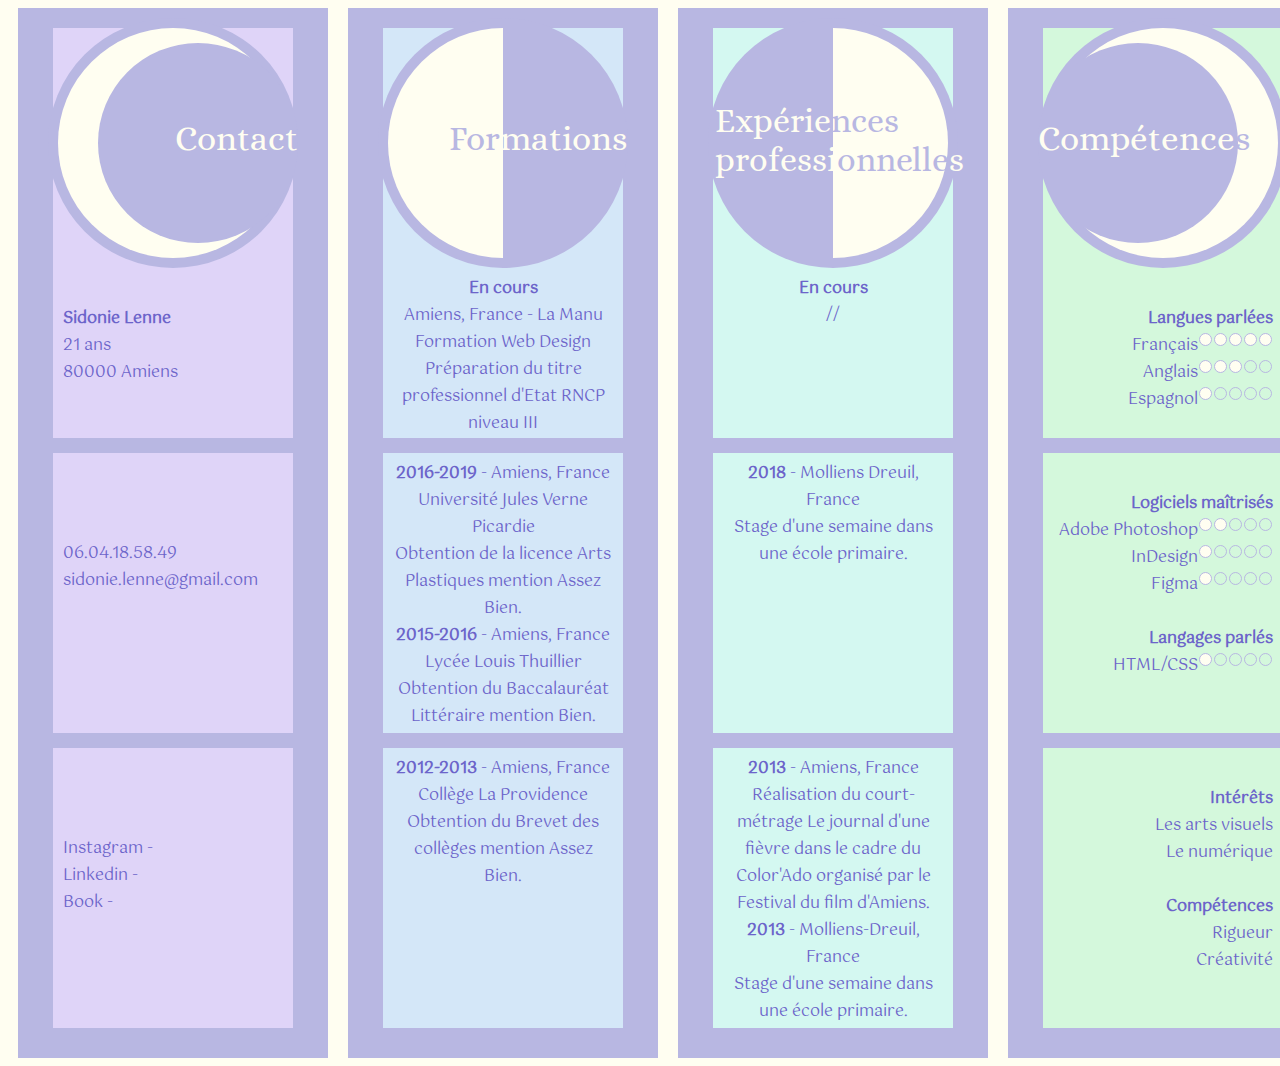
<file: 0/CV numérique/index.html>
<!DOCTYPE html>
<html lang="fr" dir="ltr">
    <head>
        <meta charset="utf-8"/>
        <title>CV numérique</title>
        <link rel="stylesheet" href="assets/css/style.css"/>
        <link href="https://fonts.googleapis.com/css2?family=Alice&family=Gotu&family=Poly&display=swap" rel="stylesheet">
    </head>
    <body>
        <!--Fond-->
        <div id="background">
            <!--------------Colonne 1-------------->
            <div class="column">
                <!--Lune-->
                <div class="moonBackground">
                    <p id="contact">Contact</p>
                    <div id="overMoon1"></div>
                    <div id="moon1"></div>
                </div>
                <!--------Blocs de couleur-------->
                <!--Bloc 1-->
                <div id="firstBlockColumn1">
                    <ul>
                        <li><span class="bold">Sidonie Lenne</span></li>
                        <li>21 ans</li>
                        <li>80000 Amiens</li>
                    </ul>
                </div>
                <!--Bloc 2-->
                <div class="blockColumn1">
                    <ul>
                        <li class="listCenter">06.04.18.58.49</li>
                        <li>sidonie.lenne@gmail.com</li>
                    </ul>
                </div>
                <!--Bloc 3-->
                <div class="blockColumn1">
                    <ul>
                        <li class="listCenter">Instagram - </li>
                        <li>Linkedin - </li>
                        <li>Book - </li>
                    </ul>
                </div>
            </div>
            <!--------------Colonne 2-------------->
            <div class="column">
                <!--Lune-->
                <div class="moonBackground">
                    <p id="formations"><span class="purpleTitle">For</span>mations</p>
                    <div id="moon2"></div>
                </div>
                <!--------Blocs de couleur-------->
                <!--Bloc 1-->
                <div id="firstBlockColumn2">
                    <ul class="textCenter">
                        <li class="negativeMarg"><span class="bold">En cours</span></li>
                        <li>Amiens, France - La Manu</li>
                        <li>Formation Web Design</li>
                        <li>Préparation du titre</li>
                        <li>professionnel d'Etat RNCP</li>
                        <li>niveau III</li>
                    </ul>
                </div>
                <!--Bloc 2-->
                <div class="blockColumn2">
                    <ul class="textCenter">
                        <li class="negativeMarg"><span class="bold">2016-2019</span> - Amiens, France</li>
                        <li>Université Jules Verne Picardie</li>
                        <li>Obtention de la licence Arts Plastiques mention Assez Bien.</li>
                        <li><span class="bold">2015-2016 </span>- Amiens, France</li>
                        <li>Lycée Louis Thuillier</li>
                        <li>Obtention du Baccalauréat Littéraire mention Bien.</li>
                    </ul>
                </div>
                <!--Bloc 3-->
                <div class="blockColumn2">
                    <ul class="textCenter">
                        <li class="negativeMarg"><span class="bold">2012-2013</span> - Amiens, France</li>
                        <li>Collège La Providence</li>
                        <li>Obtention du Brevet des collèges mention Assez Bien.</li>
                    </ul>
                </div>
            </div>
            <!--------------Colonne 3-------------->
            <div class="column">
                <!--Lune-->
                <div class="moonBackground">
                    <p id="professionalXp">Expérie<span class="purpleTitle">nces</span> professi<span class="purpleTitle">onnelle</span>s</p>
                    <div id="moon3"></div>
                </div>
                <!--------Blocs de couleur-------->
                <!--Bloc 1-->
                <div id="firstBlockColumn3">
                    <ul class="textCenter">
                        <li class="negativeMarg"><span class="bold">En cours</span></li>
                        <li>//</li>
                    </ul>
                </div>
                <!--Bloc 2-->
                <div class="blockColumn3">
                    <ul class="textCenter">
                        <li class="negativeMarg" ><span class="bold">2018</span> - Molliens Dreuil, France</li>
                        <li>Stage d'une semaine dans une école primaire.</li>
                        </ul>
                </div>
                <!--Bloc 3-->
                <div class="blockColumn3">
                    <ul class="textCenter">
                        <li class="negativeMarg"><span class="bold">2013</span> - Amiens, France</li>
                        <li>Réalisation du court-métrage Le journal d'une fièvre dans le cadre 
                          du Color'Ado organisé par le Festival du film d'Amiens.
                        </li>
                        <li><span class="bold">2013</span> - Molliens-Dreuil, France</li>
                        <li>Stage d'une semaine dans une école primaire.</li>
                        </ul>
                </div>
            </div>
            <!--------------Colonne 4-------------->
            <div class="column">
                <!--Lune-->
                <div class="moonBackground">
                    <p id="skills">Compétence<span class="purpleTitle">s</span>s</p>
                    <div id="overMoon4"></div>
                    <div id="moon4"></div>
                </div>
                <!--------Blocs de couleur-------->
                <!--Bloc 1-->
                <div id="firstBlockColumn4">
                    <ul class="textRight">
                        <li><span class="bold">Langues parlées</span></li>
                        <li>Français
                            <div class="fullCircle"></div>
                            <div class="fullCircle"></div>
                            <div class="fullCircle"></div>
                            <div class="fullCircle"></div>
                            <div class="fullCircle"></div>
                        </li>
                        <li>Anglais
                            <div class="emptyCircle"></div>
                            <div class="emptyCircle"></div>
                            <div class="fullCircle"></div>
                            <div class="fullCircle"></div>
                            <div class="fullCircle"></div>
                        </li>
                        <li>Espagnol
                            <div class="emptyCircle"></div>
                            <div class="emptyCircle"></div>
                            <div class="emptyCircle"></div>
                            <div class="emptyCircle"></div>
                            <div class="fullCircle"></div>
                        </li>
                    </ul>
                </div>
                <!--Bloc 2-->
                <div class="blockColumn4">
                    <ul class="textRight">
                        <li><span class="bold">Logiciels maîtrisés</span></li>
                        <li>Adobe Photoshop
                            <div class="emptyCircle"></div>
                            <div class="emptyCircle"></div>
                            <div class="emptyCircle"></div>
                            <div class="fullCircle"></div>
                            <div class="fullCircle"></div>
                        </li>
                        <li>InDesign
                            <div class="emptyCircle"></div>
                            <div class="emptyCircle"></div>
                            <div class="emptyCircle"></div>
                            <div class="emptyCircle"></div>
                            <div class="fullCircle"></div>
                        </li>
                        <li>Figma
                            <div class="emptyCircle"></div>
                            <div class="emptyCircle"></div>
                            <div class="emptyCircle"></div>
                            <div class="emptyCircle"></div>
                            <div class="fullCircle"></div>
                        </li>
                    </ul>
                    <ul class="textRight">
                        <li><span class="bold">Langages parlés</span></li>
                        <li>HTML/CSS
                            <div class="emptyCircle"></div>
                            <div class="emptyCircle"></div>
                            <div class="emptyCircle"></div>
                            <div class="emptyCircle"></div>
                            <div class="fullCircle"></div>
                        </li>
                    </ul>
                </div>
                <!--Bloc 3-->
                <div class="blockColumn4">
                    <ul class="textRight">
                        <li><span class="bold">Intérêts</span></li>
                        <li>Les arts visuels</li>
                        <li>Le numérique</li>
                    </ul>
                    <ul class="textRight">
                        <li><span class="bold">Compétences</span></li>
                        <li>Rigueur</li>
                        <li>Créativité</li>
                    </ul>
                </div>
            </div>
        </div>
    </body>
</html>
</file>
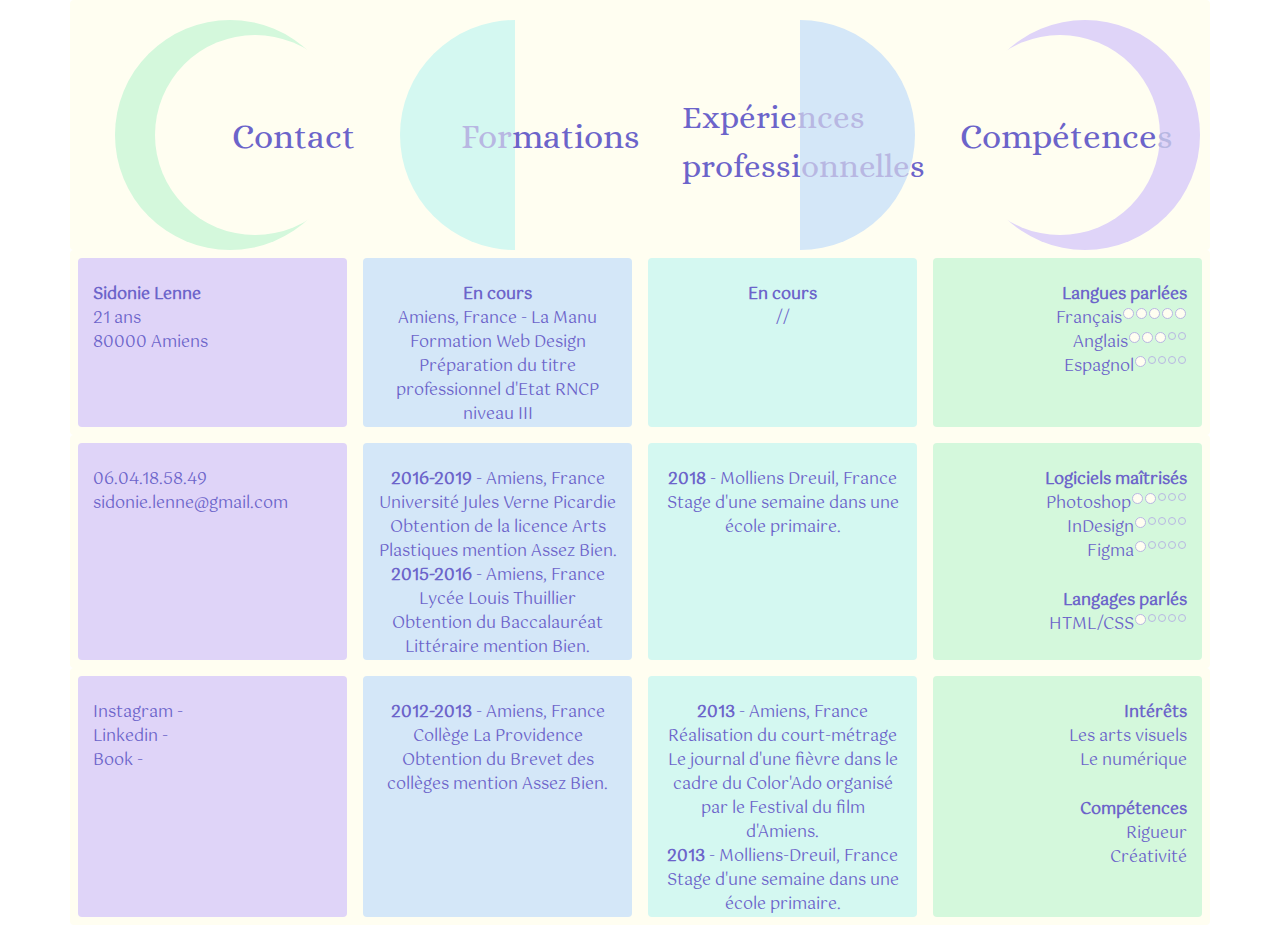
<file: 0/CV numérique/V2/index.html>
<!DOCTYPE html>
<html lang="fr" dir="ltr">
<head>
    <meta charset="utf-8"/>
    <title>CV numérique (bs)</title>
    <link rel="stylesheet" href="assets/css/style.css"/>
    <link href="https://fonts.googleapis.com/css2?family=Alice&family=Gotu&family=Poly&display=swap" rel="stylesheet">
    <link rel="stylesheet" href="https://maxcdn.bootstrapcdn.com/bootstrap/4.0.0/css/bootstrap.min.css" 
    integrity="sha384-Gn5384xqQ1aoWXA+058RXPxPg6fy4IWvTNh0E263XmFcJlSAwiGgFAW/dAiS6JXm" crossorigin="anonymous">
</head>
<body>
    <div class="container">
        <!--LUNES-->
        <div class="row rounded moonRow">
            <div class="col-3 justify-content-center">
                <div class="moonBackground">
                    <p id="contact">Contact</p>
                    <div id="overMoon1"></div>
                    <div id="moon1"></div>
                </div>
            </div>
            <div class="col-3 justify-content-center">
                <div class="moonBackground">
                    <p id="formations"><span class="purpleTitle">For</span>mations</p>
                    <div id="moon2"></div>
                </div>
            </div>
            <div class="col-3 justify-content-center">
                <div class="moonBackground">
                    <p id="professionalXp">Expérie<span class="purpleTitle">nces</span> professi<span class="purpleTitle">onnelle</span>s</p>
                    <div id="moon3"></div>
                </div>
            </div>
            <div class="col-3 justify-content-center">
                <div class="moonBackground">
                    <p id="skills">Compétence<span class="purpleTitle">s</span></p>
                    <div id="overMoon4"></div>
                    <div id="moon4"></div>
                </div>
            </div>
        </div>
        <!--TEXTE COLONNES-->  
        <!--ROW 1-->  
        <div class="row bg-color rounded">
            <div class="col m-2 color1 rounded">
                <ul>
                    <li><span class="font-weight-bold">Sidonie Lenne</span></li>
                    <li>21 ans</li>
                    <li>80000 Amiens</li>
                </ul>
            </div>
            <div class="col m-2 color2 rounded">
                <ul class="text-center">
                    <li ><span class="font-weight-bold">En cours</span></li>
                    <li>Amiens, France - La Manu</li>
                    <li>Formation Web Design</li>
                    <li>Préparation du titre</li>
                    <li>professionnel d'Etat RNCP</li>
                    <li>niveau III</li>
                </ul>
            </div>
            <div class="col m-2 color3 rounded">
                <ul class="text-center">
                    <li><span class="font-weight-bold">En cours</span></li>
                    <li>//</li>
                </ul>
            </div>
            <div class="col m-2 color4 rounded">
                <ul class="text-right">
                    <li><span class="font-weight-bold">Langues parlées</span></li>
                    <li>Français
                        <div class="fullCircle"></div>
                        <div class="fullCircle"></div>
                        <div class="fullCircle"></div>
                        <div class="fullCircle"></div>
                        <div class="fullCircle"></div>
                    </li>
                    <li>Anglais
                        <div class="emptyCircle"></div>
                        <div class="emptyCircle"></div>
                        <div class="fullCircle"></div>
                        <div class="fullCircle"></div>
                        <div class="fullCircle"></div>
                    </li>
                    <li>Espagnol
                        <div class="emptyCircle"></div>
                        <div class="emptyCircle"></div>
                        <div class="emptyCircle"></div>
                        <div class="emptyCircle"></div>
                        <div class="fullCircle"></div>
                    </li>
                </ul>
            </div>
        </div>
        <!--ROW 2-->
        <div class="row bg-color rounded">
            <div class="col m-2 color1 rounded">
                <ul>
                    <li class="listCenter">06.04.18.58.49</li>
                    <li>sidonie.lenne@gmail.com</li>
                </ul>
            </div>
            <div class="col m-2 color2 rounded">
                <ul class="text-center">
                    <li><span class="font-weight-bold">2016-2019</span> - Amiens, France</li>
                    <li>Université Jules Verne Picardie</li>
                    <li>Obtention de la licence Arts Plastiques mention Assez Bien.</li>
                    <li><span class="font-weight-bold">2015-2016 </span>- Amiens, France</li>
                    <li>Lycée Louis Thuillier</li>
                    <li>Obtention du Baccalauréat Littéraire mention Bien.</li>
                </ul>
            </div>
            <div class="col m-2 color3 rounded">
                <ul class="text-center">
                    <li><span class="font-weight-bold">2018</span> - Molliens Dreuil, France</li>
                    <li>Stage d'une semaine dans une école primaire.</li>
                </ul>
            </div>
            <div class="col m-2 color4 rounded">
                <ul class="text-right">
                    <li><span class="font-weight-bold">Logiciels maîtrisés</span></li>
                    <li> Photoshop
                        <div class="emptyCircle"></div>
                        <div class="emptyCircle"></div>
                        <div class="emptyCircle"></div>
                        <div class="fullCircle"></div>
                        <div class="fullCircle"></div>
                    </li>
                    <li>InDesign
                        <div class="emptyCircle"></div>
                        <div class="emptyCircle"></div>
                        <div class="emptyCircle"></div>
                        <div class="emptyCircle"></div>
                        <div class="fullCircle"></div>
                    </li>
                    <li>Figma
                        <div class="emptyCircle"></div>
                        <div class="emptyCircle"></div>
                        <div class="emptyCircle"></div>
                        <div class="emptyCircle"></div>
                        <div class="fullCircle"></div>
                    </li>
                </ul>
                <ul class="text-right">
                    <li><span class="font-weight-bold">Langages parlés</span></li>
                    <li>HTML/CSS
                        <div class="emptyCircle"></div>
                        <div class="emptyCircle"></div>
                        <div class="emptyCircle"></div>
                        <div class="emptyCircle"></div>
                        <div class="fullCircle"></div>
                    </li>
                </ul>
            </div>
        </div>
        <!--ROW 3-->
        <div class="row bg-color rounded">
            <div class="col m-2 color1 rounded">
                <ul>
                    <li class="listCenter">Instagram - </li>
                    <li>Linkedin - </li>
                    <li>Book - </li>
                </ul>
            </div>
            <div class="col m-2 color2 rounded">
                <ul class="text-center">
                    <li><span class="font-weight-bold">2012-2013</span> - Amiens, France</li>
                    <li>Collège La Providence</li>
                    <li>Obtention du Brevet des collèges mention Assez Bien.</li>
                </ul>
            </div>
            <div class="col m-2 color3 rounded">
                <ul class="text-center">
                    <li><span class="font-weight-bold">2013</span> - Amiens, France</li>
                    <li>Réalisation du court-métrage Le journal d'une fièvre dans le cadre 
                        du Color'Ado organisé par le Festival du film d'Amiens.
                    </li>
                    <li><span class="font-weight-bold">2013</span> - Molliens-Dreuil, France</li>
                    <li>Stage d'une semaine dans une école primaire.</li>
                </ul>
            </div>
            <div class="col m-2 color4 rounded">
                <ul class="text-right">
                    <li><span class="font-weight-bold">Intérêts</span></li>
                    <li>Les arts visuels</li>
                    <li>Le numérique</li>
                </ul>
                <ul class="text-right">
                    <li><span class="font-weight-bold">Compétences</span></li>
                    <li>Rigueur</li>
                    <li>Créativité</li>
                </ul>
            </div>
        </div>
    </div>
</body>
</html>
</file>
<file: 0/CV numérique/assets/css/style.css>
/*Fond*/
body{
    background-color:#FFFEF1;
}

#background{
    width:1320px;
    height:1050px;
    margin:auto;
    background-color:#FFFEF1;
}

.column{
background-color:#B8B7E2;
float:left;
width:310px;
height:1050px;
margin-right:10px;
margin-left:10px;
}
/*------------Lunes------------*/
/*Lune 1*/
#overMoon1{
    background-color:#B8B7E2;
    z-index:1;
    position:absolute;
    border-radius:50%;
    height:200px;
    width:200px;
    margin-top:25px;
    margin-left:50px;
}

#moon1{
    background-color:#FFFEF1;
    position:absolute;
    border-radius:50%;
    height:230px;
    width:230px;
    margin:10px;
}
/*Lune 2*/
#moon2{
    background-color:#FFFEF1;
    z-index:1;
    border-radius:115px 0 0 115px;
    position:absolute;
    width:115px;
    height:230px;
    margin:10px;
}
/*Lune 3*/
#moon3{
    background-color:#FFFEF1;
    z-index:1;
    border-radius:0 115px 115px 0;
    position:absolute;
    width:115px;
    height:230px;
    margin:10px;
    margin-left:125px;
}
/*Lune 4*/
#overMoon4{
    background-color:#B8B7E2;
    z-index:1;
    position:absolute;
    border-radius:50%;
    height:200px;
    width:200px;
    margin-top:25px;
}

#moon4{
    background-color:#FFFEF1;
    position:absolute;
    border-radius:50%;
    height:230px;
    width:230px;
    margin:10px;
}
/*Fond des lunes*/
.moonBackground{
    background-color:#B8B7E2;
    position:absolute;
    margin-top:10px;
    margin-right:30px;
    margin-left:30px;
    width:250px;
    height:250px;
    border-radius:50%;
}
/*------------Texte------------*/
/*----Titres----*/
.purpleTitle{
    color:#B8B7E2;
}

#contact, #formations, #professionalXp, #skills {
    font-family:'Alice',serif;
    z-index:2;
    position:relative;
    color:#FFFEF1;
}
/*Contact*/
#contact{
    font-size:35px;
    float:right;
    margin-top:40%;
}
/*Formations*/
#formations{
    font-size:35px;
    float:right;
    margin-top:40%;
}
/*Expériences professionnelles*/
#professionalXp{
    font-size:34px;
    float:left;
    margin-left:7px;
    margin-top:33%;
}
/*Compétences*/
#skills{
    font-size:35px;
    float:left;
    margin-top:40%;
}
/*----Textes colonnes----*/
ul{
    list-style-type:none;
    display:inline;
    font-family:'Gotu',serif;
    color:#6C64CA;
}

.bold{
    font-weight:bold;
}
/*Centrage vertical des zones de texte*/
.negativeMarg{
    margin-top:-30px;
}

.listCenter{
    margin-top:50px;
}
/*Centrage horizontal des zones de texte*/
.textCenter{
    text-align:center;
}

.textRight{
    text-align:right;
}
/*------------Blocs de couleur------------*/
#firstBlockColumn1, #firstBlockColumn2, #firstBlockColumn3, #firstBlockColumn4{
    margin-right:35px;
    margin-left:35px;
    margin-top:20px;
    padding-left:10px;
    padding-right:10px;
    padding-bottom:10px;
    height:150px;
    padding-top:250px;
}

.blockColumn1, .blockColumn2, .blockColumn3, .blockColumn4{
    height:260px;
    margin-right:35px;
    margin-left:35px;
    margin-top:15px;
    padding:10px;
}
/*Colonne 1*/
#firstBlockColumn1, .blockColumn1{
    background-color:#DFD4F8;
}
/*Colonne 2*/
#firstBlockColumn2, .blockColumn2{
    background-color:#D4E7F8;
}
/*Colonne 3*/
#firstBlockColumn3, .blockColumn3{
    background-color:#D4F8F1;
}
/*Colonne 4*/
#firstBlockColumn4, .blockColumn4{
    background-color:#D4F8DC;
}
/*------------Petits points de compétence-------------*/
.fullCircle, .emptyCircle{
    margin:1px;
    float:right;
    z-index:3;
    width:11px;
    height:11px;
    border-radius:50%;
    border:1px solid #B8B7E2;
}

.fullCircle{
    background-color:#FFFEF1;
}

.emptyCircle{
    background-color:#D4F8DC;
}
</file>
<file: 0/CV numérique/V2/assets/css/style.css>
/*Fond*/
.row{
    background-color:#FFFEF1;
}

.moonRow{
    min-height:250px;
}
/*------------Lunes------------*/
/*Lune 1*/
#overMoon1{
    background-color:#FFFEF1;
    z-index:1;
    position:absolute;
    border-radius:50%;
    height:200px;
    width:200px;
    margin-top:25px;
    margin-left:50px;
}

#moon1{
    background-color:#D4F8DC;
    position:absolute;
    border-radius:50%;
    height:230px;
    width:230px;
    margin:10px;
}
/*Lune 2*/
#moon2{
    background-color:#D4F8F1;
    z-index:1;
    border-radius:115px 0 0 115px;
    position:absolute;
    width:115px;
    height:230px;
    margin:10px;
}
/*Lune 3*/
#moon3{
    background-color:#D4E7F8;
    z-index:1;
    border-radius:0 115px 115px 0;
    position:absolute;
    width:115px;
    height:230px;
    margin:10px;
    margin-left:125px;
}
/*Lune 4*/
#overMoon4{
    background-color:#FFFEF1;
    z-index:1;
    position:absolute;
    border-radius:50%;
    height:200px;
    width:200px;
    margin-top:25px;
}

#moon4{
    background-color:#DFD4F8;
    position:absolute;
    border-radius:50%;
    height:230px;
    width:230px;
    margin:10px;
}
/*Fond des lunes*/
.moonBackground{
    background-color:#FFFEF1;
    position:absolute;
    margin-top:10px;
    margin-right:20px;
    margin-left:20px;
    width:250px;
    height:250px;
    border-radius:50%;
}
/*------------Texte------------*/
/*----Titres----*/
.purpleTitle{
    color:#B8B7E2;
}

#contact, #formations, #professionalXp, #skills {
    font-family:'Alice',serif;
    z-index:2;
    position:relative;
    color:#6C64CA;
}

/*Contact*/
#contact{
    font-size:35px;
    float:right;
    margin-top:40%;
}
/*Formations*/
#formations{
    font-size:35px;
    float:right;
    margin-top:40%;
}
/*Expériences professionnelles*/
#professionalXp{
    font-size:33px;
    float:left;
    margin-left:7px;
    margin-top:33%;
}
/*Compétences*/
#skills{
    font-size:35px;
    float:left;
    margin-top:40%;
}
/*----Texte----*/
ul{
    list-style-type:none;
    display:inline;
    font-family:'Gotu',serif;
    color:#6C64CA;
}
.color1{
    background-color:#DFD4F8;
}
/*Colonne 2*/
.color2{
    background-color:#D4E7F8;
}
/*Colonne 3*/
.color3{
    background-color:#D4F8F1;
}
/*Colonne 4*/
.color4{
    background-color:#D4F8DC;
}
/*------------Petits points de compétence-------------*/
.fullCircle, .emptyCircle{
    margin:1px;
    float:right;
    z-index:3;
    border-radius:50%;
    border:1px solid #B8B7E2;
}

.fullCircle{
    background-color:#FFFEF1;
    width:11px;
    height:11px;
}

.emptyCircle{
    background-color:#D4F8DC;
    width:8px;
    height:8px;
}
/*Media queries*/
@media all and (max-width:1000px){
    /*------------Lunes, tailles divisées par 2------------*/
    .moonRow{
        min-height:130px;
    }

    #overMoon1{
        height:100px;
        width:100px;
        margin-top:12.5px;
        margin-left:25px;
    }
    
    #moon1{
        height:115px;
        width:115px;
        margin:5px;
    }
    /*Lune 2*/
    #moon2{
        width:57.5px;
        height:115px;
        margin:5px;
    }
    /*Lune 3*/
    #moon3{
        width:57.5px;
        height:115px;
        margin:5px;
        margin-left:62.5px;
    }
    /*Lune 4*/
    #overMoon4{
        height:100px;
        width:100px;
        margin-top:12.5px;
    }
    
    #moon4{
        height:115px;
        width:115px;
        margin:5px;
    }
    /*Fond des lunes*/
    .moonBackground{
        margin-top:5px;
        margin-right:10px;
        margin-left:10px;
        width:125px;
        height:125px;
    } 
    /*Taille des polices divisées par 2*/
    #contact, #formations, #skills{
        font-size:17.5px;
    }

    #professionalXp{
        font-size:16.5px;
    }

    ul{
        font-size:10px;
    }
</file>
